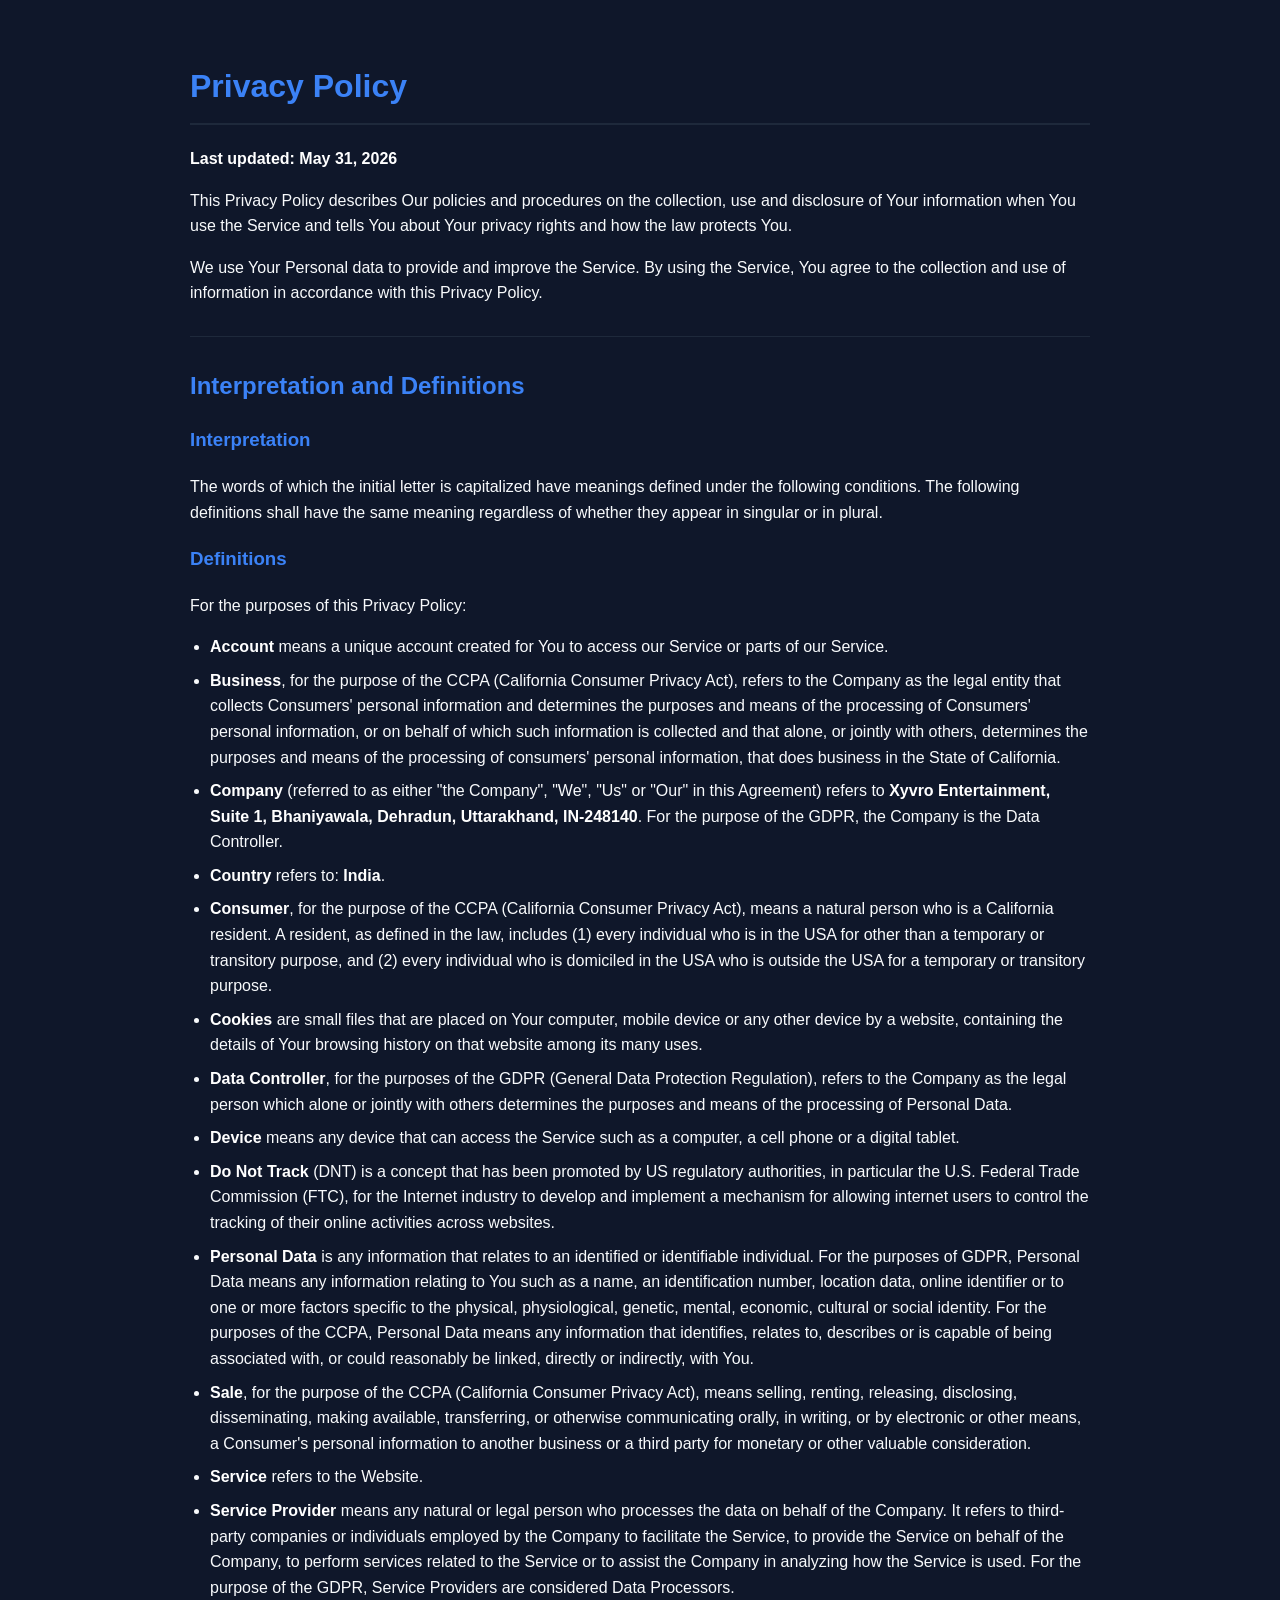
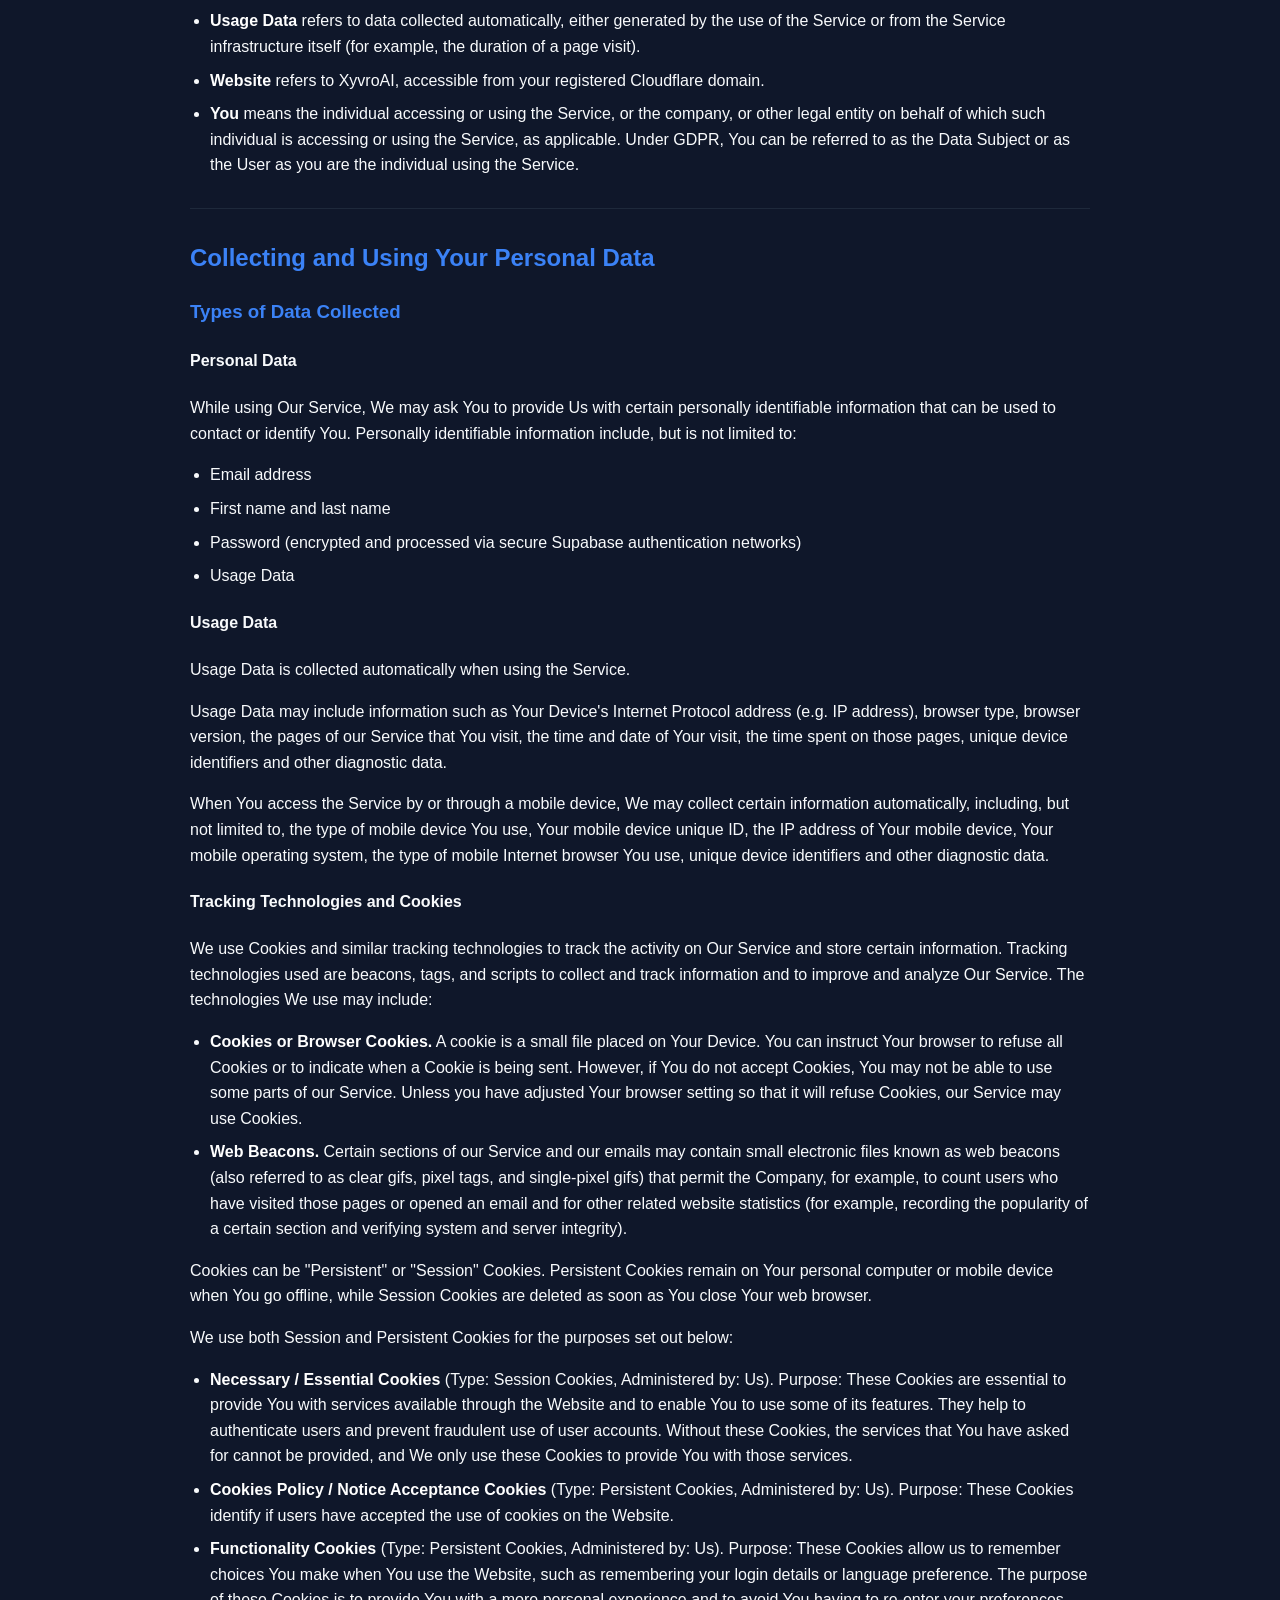
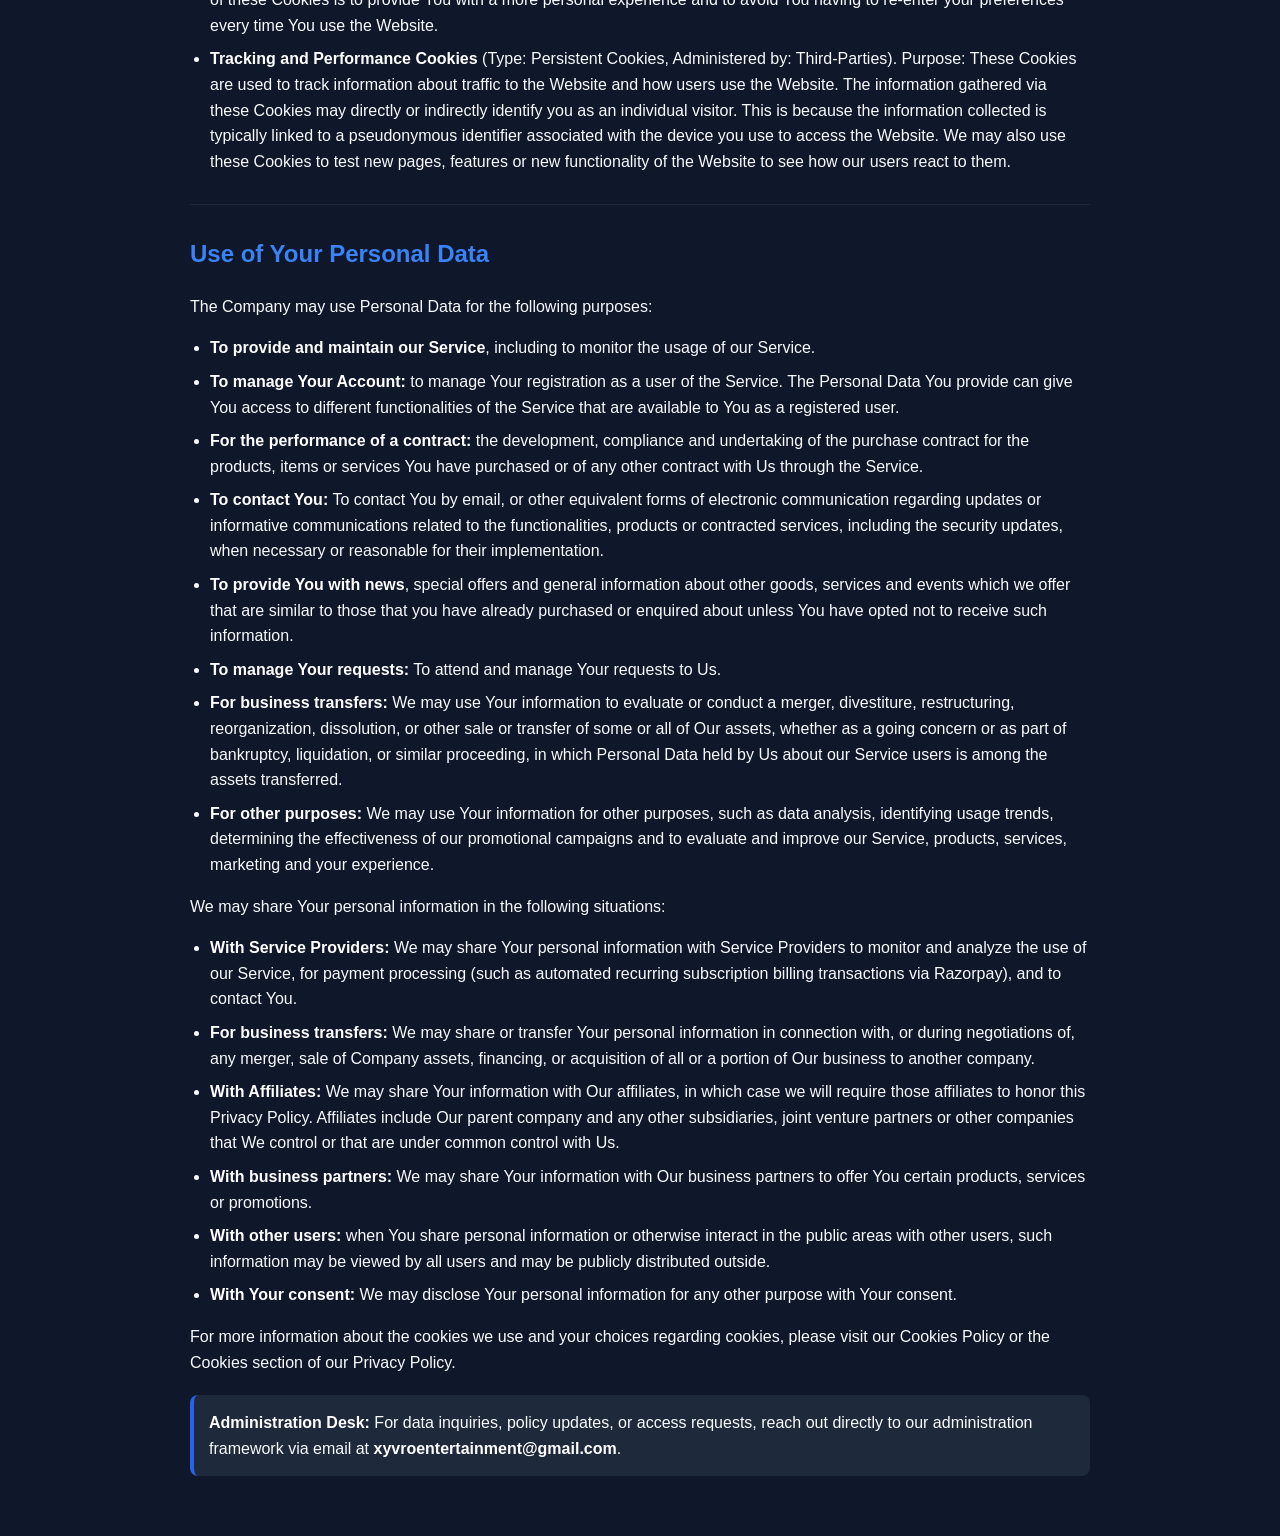
<file: privacy.html>
<!DOCTYPE html>
<html lang="en">
<head>
    <meta charset="UTF-8">
    <meta name="viewport" content="width=device-width, initial-scale=1.0">
    <title>Privacy Policy - XyvroAI</title>
    <style>
        body { font-family: 'Inter', sans-serif; line-height: 1.6; padding: 40px; max-width: 900px; margin: 0 auto; background: #0f172a; color: #f8fafc; }
        h1, h2, h3 { color: #3b82f6; }
        h1 { border-bottom: 2px solid #1e293b; padding-bottom: 10px; }
        ul { padding-left: 20px; }
        li { margin-bottom: 8px; }
        strong { color: #ffffff; }
        .highlight-box { background: #1e293b; padding: 15px; border-radius: 8px; margin: 20px 0; border-left: 4px solid #2563eb; }
    </style>
</head>
<body>

    <h1>Privacy Policy</h1>
    <p><strong>Last updated: May 31, 2026</strong></p>

    <p>This Privacy Policy describes Our policies and procedures on the collection, use and disclosure of Your information when You use the Service and tells You about Your privacy rights and how the law protects You.</p>

    <p>We use Your Personal data to provide and improve the Service. By using the Service, You agree to the collection and use of information in accordance with this Privacy Policy.</p>

    <hr style="border: 0; border-top: 1px solid #1e293b; margin: 30px 0;">

    <h2>Interpretation and Definitions</h2>
    
    <h3>Interpretation</h3>
    <p>The words of which the initial letter is capitalized have meanings defined under the following conditions. The following definitions shall have the same meaning regardless of whether they appear in singular or in plural.</p>

    <h3>Definitions</h3>
    <p>For the purposes of this Privacy Policy:</p>
    <ul>
        <li><strong>Account</strong> means a unique account created for You to access our Service or parts of our Service.</li>
        <li><strong>Business</strong>, for the purpose of the CCPA (California Consumer Privacy Act), refers to the Company as the legal entity that collects Consumers' personal information and determines the purposes and means of the processing of Consumers' personal information, or on behalf of which such information is collected and that alone, or jointly with others, determines the purposes and means of the processing of consumers' personal information, that does business in the State of California.</li>
        <li><strong>Company</strong> (referred to as either "the Company", "We", "Us" or "Our" in this Agreement) refers to <strong>Xyvro Entertainment, Suite 1, Bhaniyawala, Dehradun, Uttarakhand, IN-248140</strong>. For the purpose of the GDPR, the Company is the Data Controller.</li>
        <li><strong>Country</strong> refers to: <strong>India</strong>.</li>
        <li><strong>Consumer</strong>, for the purpose of the CCPA (California Consumer Privacy Act), means a natural person who is a California resident. A resident, as defined in the law, includes (1) every individual who is in the USA for other than a temporary or transitory purpose, and (2) every individual who is domiciled in the USA who is outside the USA for a temporary or transitory purpose.</li>
        <li><strong>Cookies</strong> are small files that are placed on Your computer, mobile device or any other device by a website, containing the details of Your browsing history on that website among its many uses.</li>
        <li><strong>Data Controller</strong>, for the purposes of the GDPR (General Data Protection Regulation), refers to the Company as the legal person which alone or jointly with others determines the purposes and means of the processing of Personal Data.</li>
        <li><strong>Device</strong> means any device that can access the Service such as a computer, a cell phone or a digital tablet.</li>
        <li><strong>Do Not Track</strong> (DNT) is a concept that has been promoted by US regulatory authorities, in particular the U.S. Federal Trade Commission (FTC), for the Internet industry to develop and implement a mechanism for allowing internet users to control the tracking of their online activities across websites.</li>
        <li><strong>Personal Data</strong> is any information that relates to an identified or identifiable individual. For the purposes of GDPR, Personal Data means any information relating to You such as a name, an identification number, location data, online identifier or to one or more factors specific to the physical, physiological, genetic, mental, economic, cultural or social identity. For the purposes of the CCPA, Personal Data means any information that identifies, relates to, describes or is capable of being associated with, or could reasonably be linked, directly or indirectly, with You.</li>
        <li><strong>Sale</strong>, for the purpose of the CCPA (California Consumer Privacy Act), means selling, renting, releasing, disclosing, disseminating, making available, transferring, or otherwise communicating orally, in writing, or by electronic or other means, a Consumer's personal information to another business or a third party for monetary or other valuable consideration.</li>
        <li><strong>Service</strong> refers to the Website.</li>
        <li><strong>Service Provider</strong> means any natural or legal person who processes the data on behalf of the Company. It refers to third-party companies or individuals employed by the Company to facilitate the Service, to provide the Service on behalf of the Company, to perform services related to the Service or to assist the Company in analyzing how the Service is used. For the purpose of the GDPR, Service Providers are considered Data Processors.</li>
        <li><strong>Usage Data</strong> refers to data collected automatically, either generated by the use of the Service or from the Service infrastructure itself (for example, the duration of a page visit).</li>
        <li><strong>Website</strong> refers to XyvroAI, accessible from your registered Cloudflare domain.</li>
        <li><strong>You</strong> means the individual accessing or using the Service, or the company, or other legal entity on behalf of which such individual is accessing or using the Service, as applicable. Under GDPR, You can be referred to as the Data Subject or as the User as you are the individual using the Service.</li>
    </ul>

    <hr style="border: 0; border-top: 1px solid #1e293b; margin: 30px 0;">

    <h2>Collecting and Using Your Personal Data</h2>
    
    <h3>Types of Data Collected</h3>
    
    <h4>Personal Data</h4>
    <p>While using Our Service, We may ask You to provide Us with certain personally identifiable information that can be used to contact or identify You. Personally identifiable information include, but is not limited to:</p>
    <ul>
        <li>Email address</li>
        <li>First name and last name</li>
        <li>Password (encrypted and processed via secure Supabase authentication networks)</li>
        <li>Usage Data</li>
    </ul>
    <h4>Usage Data</h4>
    <p>Usage Data is collected automatically when using the Service.</p>
    <p>Usage Data may include information such as Your Device's Internet Protocol address (e.g. IP address), browser type, browser version, the pages of our Service that You visit, the time and date of Your visit, the time spent on those pages, unique device identifiers and other diagnostic data.</p>
    <p>When You access the Service by or through a mobile device, We may collect certain information automatically, including, but not limited to, the type of mobile device You use, Your mobile device unique ID, the IP address of Your mobile device, Your mobile operating system, the type of mobile Internet browser You use, unique device identifiers and other diagnostic data.</p>

    <h4>Tracking Technologies and Cookies</h4>
    <p>We use Cookies and similar tracking technologies to track the activity on Our Service and store certain information. Tracking technologies used are beacons, tags, and scripts to collect and track information and to improve and analyze Our Service. The technologies We use may include:</p>
    <ul>
        <li><strong>Cookies or Browser Cookies.</strong> A cookie is a small file placed on Your Device. You can instruct Your browser to refuse all Cookies or to indicate when a Cookie is being sent. However, if You do not accept Cookies, You may not be able to use some parts of our Service. Unless you have adjusted Your browser setting so that it will refuse Cookies, our Service may use Cookies.</li>
        <li><strong>Web Beacons.</strong> Certain sections of our Service and our emails may contain small electronic files known as web beacons (also referred to as clear gifs, pixel tags, and single-pixel gifs) that permit the Company, for example, to count users who have visited those pages or opened an email and for other related website statistics (for example, recording the popularity of a certain section and verifying system and server integrity).</li>
    </ul>

    <p>Cookies can be "Persistent" or "Session" Cookies. Persistent Cookies remain on Your personal computer or mobile device when You go offline, while Session Cookies are deleted as soon as You close Your web browser.</p>
    <p>We use both Session and Persistent Cookies for the purposes set out below:</p>
    <ul>
        <li><strong>Necessary / Essential Cookies</strong> (Type: Session Cookies, Administered by: Us). Purpose: These Cookies are essential to provide You with services available through the Website and to enable You to use some of its features. They help to authenticate users and prevent fraudulent use of user accounts. Without these Cookies, the services that You have asked for cannot be provided, and We only use these Cookies to provide You with those services.</li>
        <li><strong>Cookies Policy / Notice Acceptance Cookies</strong> (Type: Persistent Cookies, Administered by: Us). Purpose: These Cookies identify if users have accepted the use of cookies on the Website.</li>
        <li><strong>Functionality Cookies</strong> (Type: Persistent Cookies, Administered by: Us). Purpose: These Cookies allow us to remember choices You make when You use the Website, such as remembering your login details or language preference. The purpose of these Cookies is to provide You with a more personal experience and to avoid You having to re-enter your preferences every time You use the Website.</li>
        <li><strong>Tracking and Performance Cookies</strong> (Type: Persistent Cookies, Administered by: Third-Parties). Purpose: These Cookies are used to track information about traffic to the Website and how users use the Website. The information gathered via these Cookies may directly or indirectly identify you as an individual visitor. This is because the information collected is typically linked to a pseudonymous identifier associated with the device you use to access the Website. We may also use these Cookies to test new pages, features or new functionality of the Website to see how our users react to them.</li>
    </ul>

    <hr style="border: 0; border-top: 1px solid #1e293b; margin: 30px 0;">

    <h2>Use of Your Personal Data</h2>
    <p>The Company may use Personal Data for the following purposes:</p>
    <ul>
        <li><strong>To provide and maintain our Service</strong>, including to monitor the usage of our Service.</li>
        <li><strong>To manage Your Account:</strong> to manage Your registration as a user of the Service. The Personal Data You provide can give You access to different functionalities of the Service that are available to You as a registered user.</li>
        <li><strong>For the performance of a contract:</strong> the development, compliance and undertaking of the purchase contract for the products, items or services You have purchased or of any other contract with Us through the Service.</li>
        <li><strong>To contact You:</strong> To contact You by email, or other equivalent forms of electronic communication regarding updates or informative communications related to the functionalities, products or contracted services, including the security updates, when necessary or reasonable for their implementation.</li>
        <li><strong>To provide You with news</strong>, special offers and general information about other goods, services and events which we offer that are similar to those that you have already purchased or enquired about unless You have opted not to receive such information.</li>
        <li><strong>To manage Your requests:</strong> To attend and manage Your requests to Us.</li>
        <li><strong>For business transfers:</strong> We may use Your information to evaluate or conduct a merger, divestiture, restructuring, reorganization, dissolution, or other sale or transfer of some or all of Our assets, whether as a going concern or as part of bankruptcy, liquidation, or similar proceeding, in which Personal Data held by Us about our Service users is among the assets transferred.</li>
        <li><strong>For other purposes:</strong> We may use Your information for other purposes, such as data analysis, identifying usage trends, determining the effectiveness of our promotional campaigns and to evaluate and improve our Service, products, services, marketing and your experience.</li>
    </ul>

    <p>We may share Your personal information in the following situations:</p>
    <ul>
        <li><strong>With Service Providers:</strong> We may share Your personal information with Service Providers to monitor and analyze the use of our Service, for payment processing (such as automated recurring subscription billing transactions via Razorpay), and to contact You.</li>
        <li><strong>For business transfers:</strong> We may share or transfer Your personal information in connection with, or during negotiations of, any merger, sale of Company assets, financing, or acquisition of all or a portion of Our business to another company.</li>
        <li><strong>With Affiliates:</strong> We may share Your information with Our affiliates, in which case we will require those affiliates to honor this Privacy Policy. Affiliates include Our parent company and any other subsidiaries, joint venture partners or other companies that We control or that are under common control with Us.</li>
        <li><strong>With business partners:</strong> We may share Your information with Our business partners to offer You certain products, services or promotions.</li>
        <li><strong>With other users:</strong> when You share personal information or otherwise interact in the public areas with other users, such information may be viewed by all users and may be publicly distributed outside.</li>
        <li><strong>With Your consent:</strong> We may disclose Your personal information for any other purpose with Your consent.</li>
    </ul>

    <p>For more information about the cookies we use and your choices regarding cookies, please visit our Cookies Policy or the Cookies section of our Privacy Policy.</p>
    
    <div class="highlight-box">
        <p style="margin: 0;"><strong>Administration Desk:</strong> For data inquiries, policy updates, or access requests, reach out directly to our administration framework via email at <strong>xyvroentertainment@gmail.com</strong>.</p>
    </div>

</body>
</html>
</file>
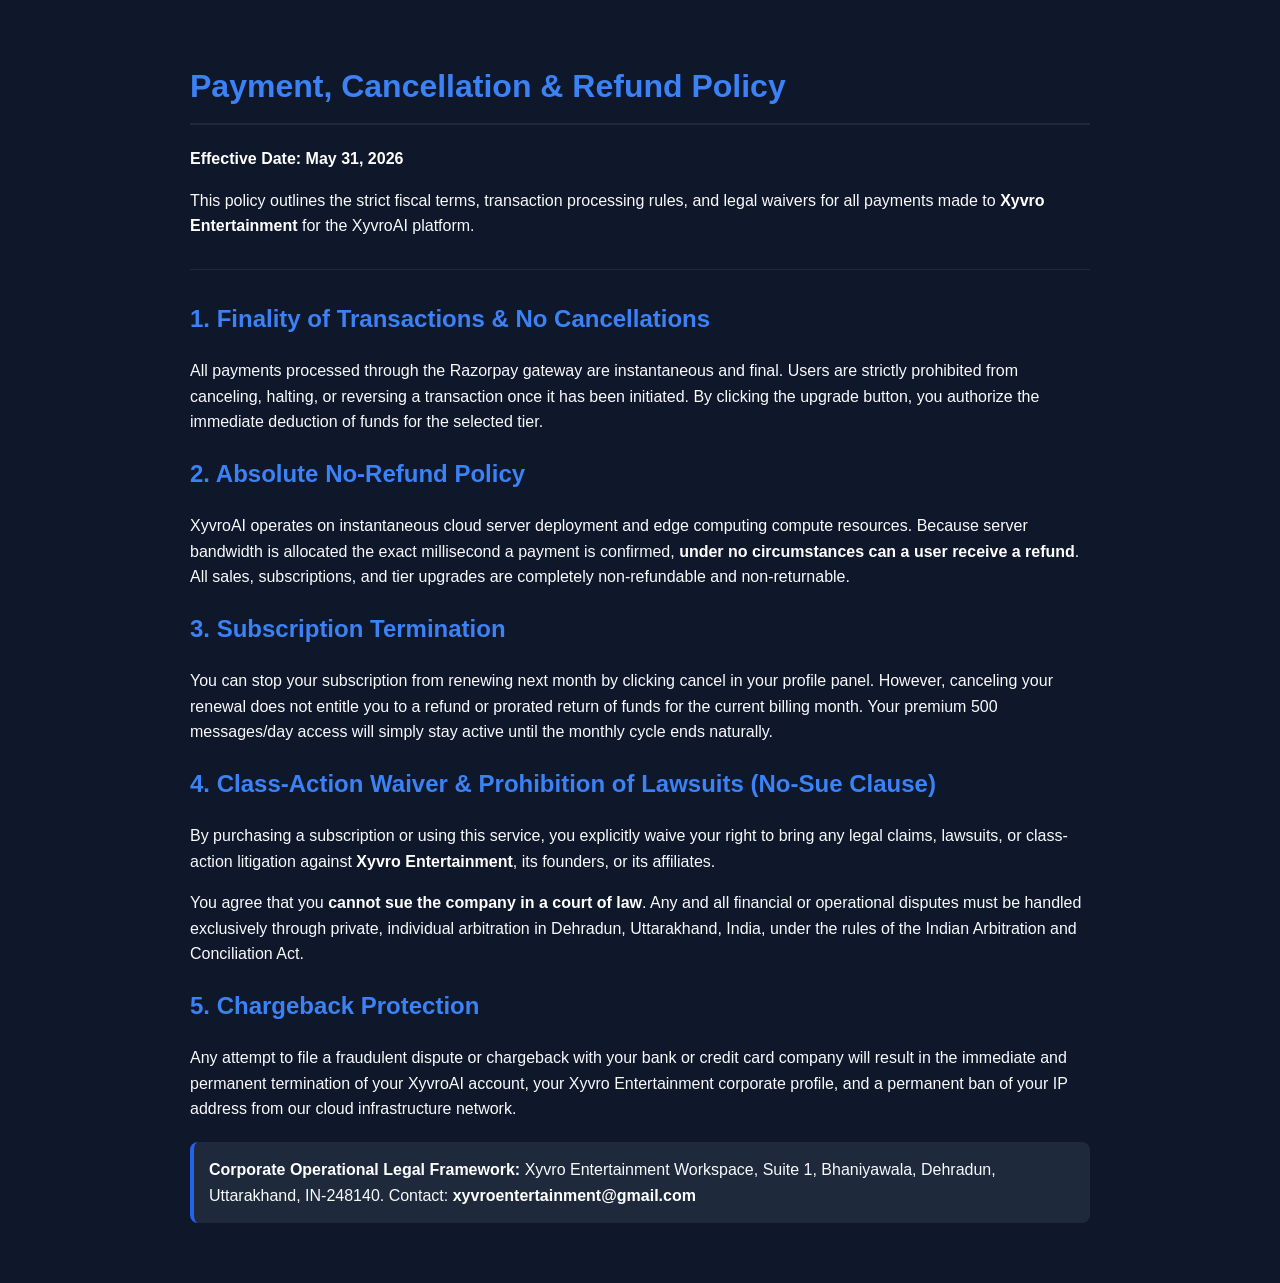
<file: refund.html>
<!DOCTYPE html>
<html lang="en">
<head>
    <meta charset="UTF-8">
    <meta name="viewport" content="width=device-width, initial-scale=1.0">
    <title>Payment & Refund Policy - XyvroAI</title>
    <style>
        body { font-family: 'Inter', sans-serif; line-height: 1.6; padding: 40px; max-width: 900px; margin: 0 auto; background: #0f172a; color: #f8fafc; }
        h1, h2, h3 { color: #3b82f6; }
        h1 { border-bottom: 2px solid #1e293b; padding-bottom: 10px; }
        ul { padding-left: 20px; }
        li { margin-bottom: 8px; }
        strong { color: #ffffff; }
        .highlight-box { background: #1e293b; padding: 15px; border-radius: 8px; margin: 20px 0; border-left: 4px solid #2563eb; }
    </style>
</head>
<body>

    <h1>Payment, Cancellation & Refund Policy</h1>
    <p><strong>Effective Date: May 31, 2026</strong></p>

    <p>This policy outlines the strict fiscal terms, transaction processing rules, and legal waivers for all payments made to <strong>Xyvro Entertainment</strong> for the XyvroAI platform.</p>

    <hr style="border: 0; border-top: 1px solid #1e293b; margin: 30px 0;">

    <h2>1. Finality of Transactions & No Cancellations</h2>
    <p>All payments processed through the Razorpay gateway are instantaneous and final. Users are strictly prohibited from canceling, halting, or reversing a transaction once it has been initiated. By clicking the upgrade button, you authorize the immediate deduction of funds for the selected tier.</p>

    <h2>2. Absolute No-Refund Policy</h2>
    <p>XyvroAI operates on instantaneous cloud server deployment and edge computing compute resources. Because server bandwidth is allocated the exact millisecond a payment is confirmed, <strong>under no circumstances can a user receive a refund</strong>. All sales, subscriptions, and tier upgrades are completely non-refundable and non-returnable.</p>

    <h2>3. Subscription Termination</h2>
    <p>You can stop your subscription from renewing next month by clicking cancel in your profile panel. However, canceling your renewal does not entitle you to a refund or prorated return of funds for the current billing month. Your premium 500 messages/day access will simply stay active until the monthly cycle ends naturally.</p>

    <h2>4. Class-Action Waiver & Prohibition of Lawsuits (No-Sue Clause)</h2>
    <p>By purchasing a subscription or using this service, you explicitly waive your right to bring any legal claims, lawsuits, or class-action litigation against <strong>Xyvro Entertainment</strong>, its founders, or its affiliates. </p>
    <p>You agree that you <strong>cannot sue the company in a court of law</strong>. Any and all financial or operational disputes must be handled exclusively through private, individual arbitration in Dehradun, Uttarakhand, India, under the rules of the Indian Arbitration and Conciliation Act.</p>

    <h2>5. Chargeback Protection</h2>
    <p>Any attempt to file a fraudulent dispute or chargeback with your bank or credit card company will result in the immediate and permanent termination of your XyvroAI account, your Xyvro Entertainment corporate profile, and a permanent ban of your IP address from our cloud infrastructure network.</p>

    <div class="highlight-box">
        <p style="margin: 0;"><strong>Corporate Operational Legal Framework:</strong> Xyvro Entertainment Workspace, Suite 1, Bhaniyawala, Dehradun, Uttarakhand, IN-248140. Contact: <strong>xyvroentertainment@gmail.com</strong></p>
    </div>

</body>
</html>
</file>
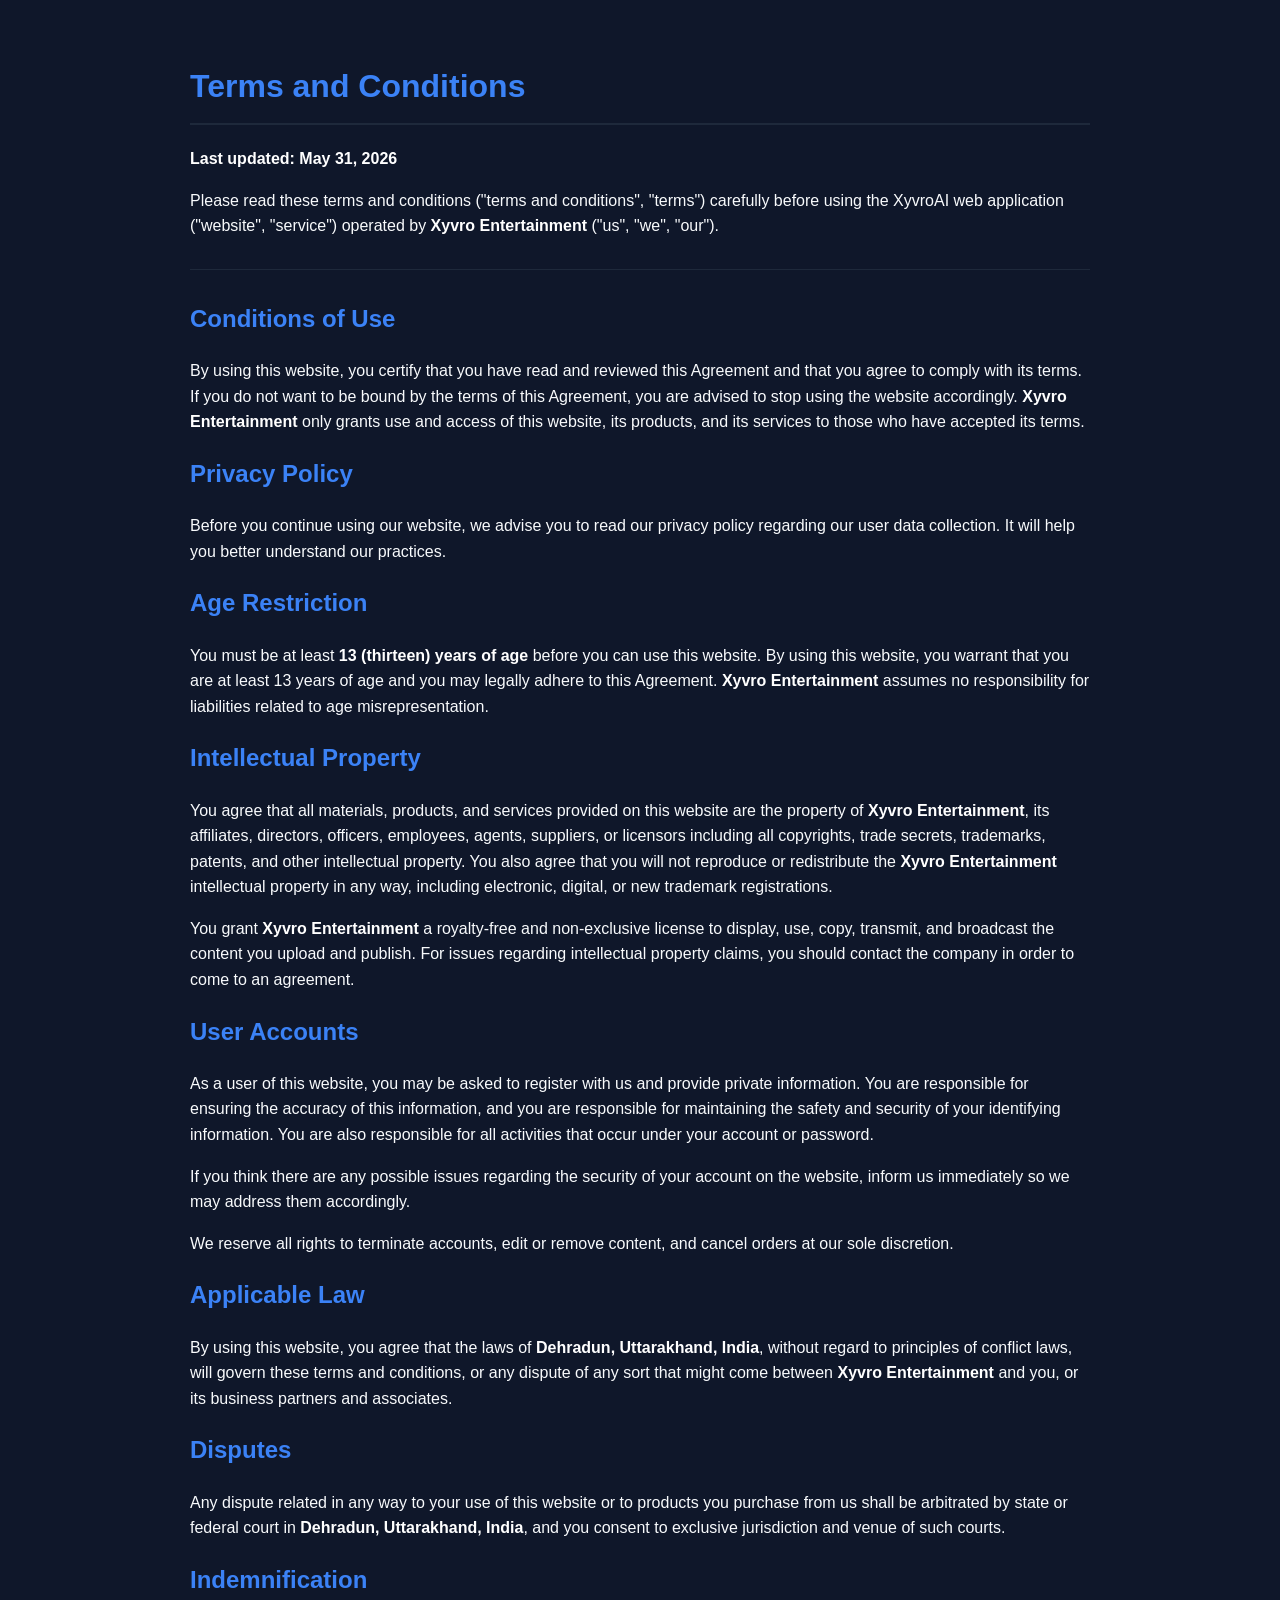
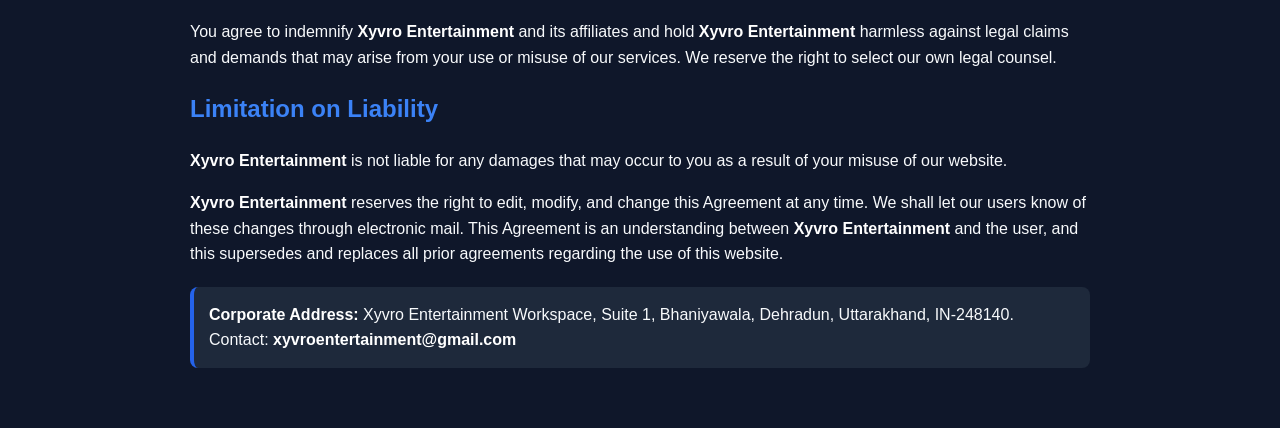
<file: terms.html>
<!DOCTYPE html>
<html lang="en">
<head>
    <meta charset="UTF-8">
    <meta name="viewport" content="width=device-width, initial-scale=1.0">
    <title>Terms and Conditions - XyvroAI</title>
    <style>
        body { font-family: 'Inter', sans-serif; line-height: 1.6; padding: 40px; max-width: 900px; margin: 0 auto; background: #0f172a; color: #f8fafc; }
        h1, h2, h3 { color: #3b82f6; }
        h1 { border-bottom: 2px solid #1e293b; padding-bottom: 10px; }
        ul { padding-left: 20px; }
        li { margin-bottom: 8px; }
        strong { color: #ffffff; }
        .highlight-box { background: #1e293b; padding: 15px; border-radius: 8px; margin: 20px 0; border-left: 4px solid #2563eb; }
    </style>
</head>
<body>

    <h1>Terms and Conditions</h1>
    <p><strong>Last updated: May 31, 2026</strong></p>

    <p>Please read these terms and conditions ("terms and conditions", "terms") carefully before using the XyvroAI web application ("website", "service") operated by <strong>Xyvro Entertainment</strong> ("us", "we", "our").</p>

    <hr style="border: 0; border-top: 1px solid #1e293b; margin: 30px 0;">

    <h2>Conditions of Use</h2>
    <p>By using this website, you certify that you have read and reviewed this Agreement and that you agree to comply with its terms. If you do not want to be bound by the terms of this Agreement, you are advised to stop using the website accordingly. <strong>Xyvro Entertainment</strong> only grants use and access of this website, its products, and its services to those who have accepted its terms.</p>

    <h2>Privacy Policy</h2>
    <p>Before you continue using our website, we advise you to read our privacy policy regarding our user data collection. It will help you better understand our practices.</p>

    <h2>Age Restriction</h2>
    <p>You must be at least <strong>13 (thirteen) years of age</strong> before you can use this website. By using this website, you warrant that you are at least 13 years of age and you may legally adhere to this Agreement. <strong>Xyvro Entertainment</strong> assumes no responsibility for liabilities related to age misrepresentation.</p>

    <h2>Intellectual Property</h2>
    <p>You agree that all materials, products, and services provided on this website are the property of <strong>Xyvro Entertainment</strong>, its affiliates, directors, officers, employees, agents, suppliers, or licensors including all copyrights, trade secrets, trademarks, patents, and other intellectual property. You also agree that you will not reproduce or redistribute the <strong>Xyvro Entertainment</strong> intellectual property in any way, including electronic, digital, or new trademark registrations.</p>
    <p>You grant <strong>Xyvro Entertainment</strong> a royalty-free and non-exclusive license to display, use, copy, transmit, and broadcast the content you upload and publish. For issues regarding intellectual property claims, you should contact the company in order to come to an agreement.</p>
    <h2>User Accounts</h2>
    <p>As a user of this website, you may be asked to register with us and provide private information. You are responsible for ensuring the accuracy of this information, and you are responsible for maintaining the safety and security of your identifying information. You are also responsible for all activities that occur under your account or password.</p>
    <p>If you think there are any possible issues regarding the security of your account on the website, inform us immediately so we may address them accordingly.</p>
    <p>We reserve all rights to terminate accounts, edit or remove content, and cancel orders at our sole discretion.</p>

    <h2>Applicable Law</h2>
    <p>By using this website, you agree that the laws of <strong>Dehradun, Uttarakhand, India</strong>, without regard to principles of conflict laws, will govern these terms and conditions, or any dispute of any sort that might come between <strong>Xyvro Entertainment</strong> and you, or its business partners and associates.</p>

    <h2>Disputes</h2>
    <p>Any dispute related in any way to your use of this website or to products you purchase from us shall be arbitrated by state or federal court in <strong>Dehradun, Uttarakhand, India</strong>, and you consent to exclusive jurisdiction and venue of such courts.</p>

    <h2>Indemnification</h2>
    <p>You agree to indemnify <strong>Xyvro Entertainment</strong> and its affiliates and hold <strong>Xyvro Entertainment</strong> harmless against legal claims and demands that may arise from your use or misuse of our services. We reserve the right to select our own legal counsel.</p>

    <h2>Limitation on Liability</h2>
    <p><strong>Xyvro Entertainment</strong> is not liable for any damages that may occur to you as a result of your misuse of our website.</p>
    <p><strong>Xyvro Entertainment</strong> reserves the right to edit, modify, and change this Agreement at any time. We shall let our users know of these changes through electronic mail. This Agreement is an understanding between <strong>Xyvro Entertainment</strong> and the user, and this supersedes and replaces all prior agreements regarding the use of this website.</p>

    <div class="highlight-box">
        <p style="margin: 0;"><strong>Corporate Address:</strong> Xyvro Entertainment Workspace, Suite 1, Bhaniyawala, Dehradun, Uttarakhand, IN-248140. Contact: <strong>xyvroentertainment@gmail.com</strong></p>
    </div>

</body>
</html>
</file>
